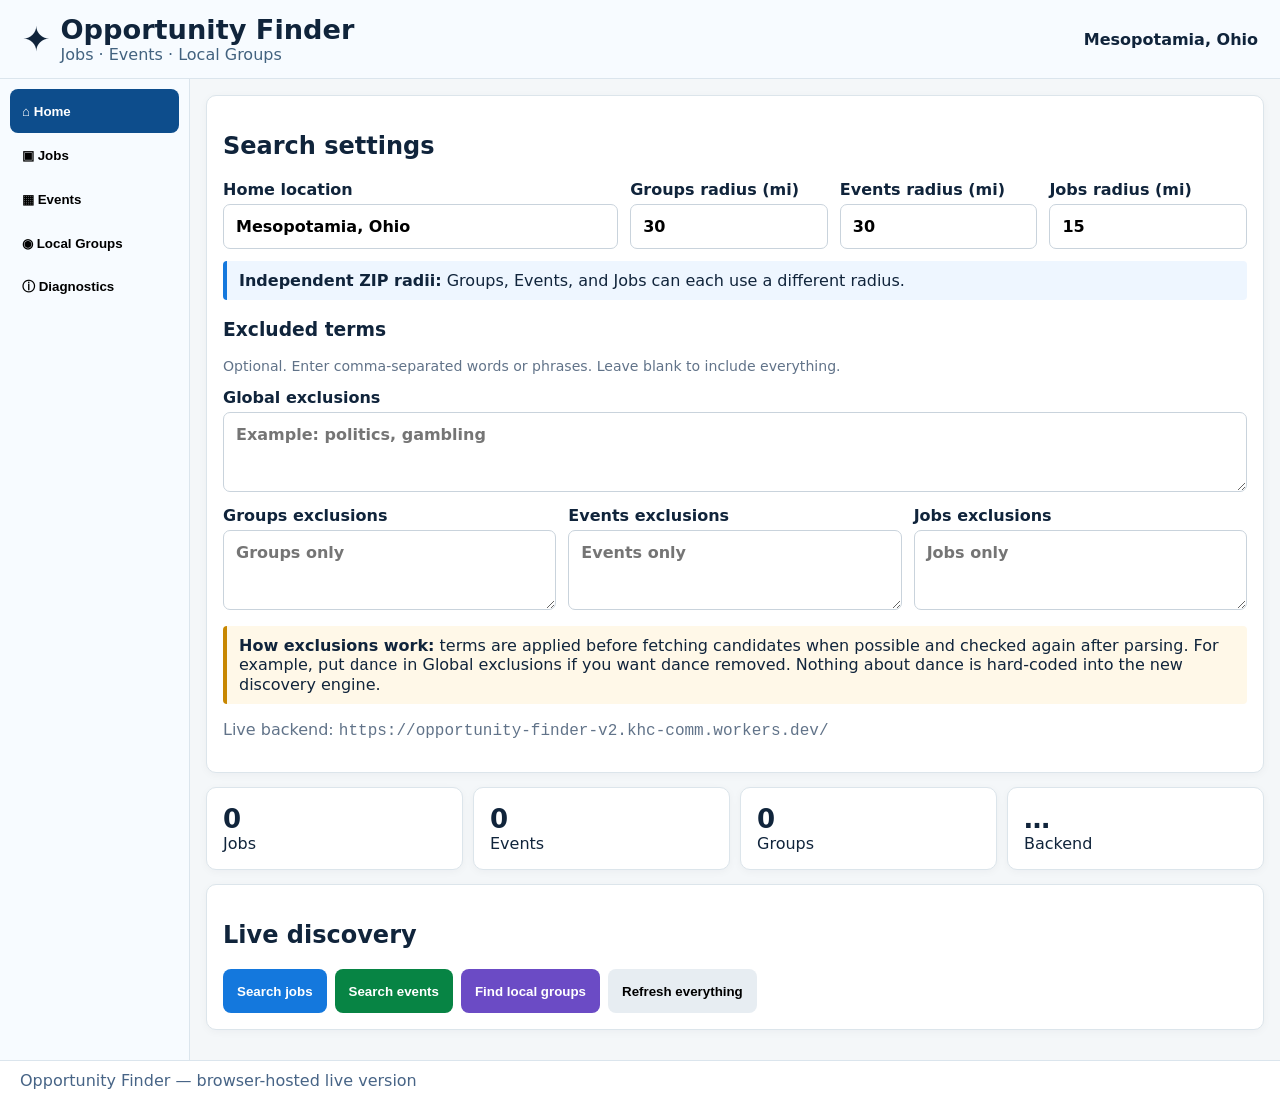
<file: public/index.html>
<!doctype html>
<html lang="en">
<head>
<meta charset="utf-8"><meta name="viewport" content="width=device-width,initial-scale=1">
<meta name="theme-color" content="#0d4d8c"><title>Opportunity Finder — Live</title>
<style>
*{box-sizing:border-box}body{margin:0;font:16px system-ui,sans-serif;background:#f4f7f9;color:#10243b}header{padding:14px 22px;background:#f7fbff;border-bottom:1px solid #dbe5ed;display:flex;justify-content:space-between;gap:15px;align-items:center}.brand{display:flex;gap:10px;align-items:center}.mark{font-size:34px}.brand h1{margin:0;font-size:1.7rem}.brand p{margin:0;color:#42627f}.app{display:grid;grid-template-columns:190px 1fr;min-height:calc(100vh - 70px)}aside{background:#f7fbff;border-right:1px solid #dbe5ed;padding:10px}.nav{width:100%;padding:12px;border:0;background:transparent;text-align:left;border-radius:8px;font-weight:700;cursor:pointer;min-height:44px}.nav.active,.nav:hover{background:#0d4d8c;color:#fff}main{padding:16px;max-width:1400px;width:100%}.page{display:none}.page.active{display:block}.panel,.result,.stat{background:#fff;border:1px solid #dce5eb;border-radius:10px;padding:16px;margin-bottom:14px;box-shadow:0 2px 8px #10243b0a}.settings{display:grid;grid-template-columns:2fr 1fr 1fr 1fr;gap:12px}label{font-weight:700;display:block}input,textarea{width:100%;margin-top:5px;padding:12px;border:1px solid #c9d3dc;border-radius:7px;background:white;font:inherit;min-height:44px}textarea{min-height:80px;resize:vertical}.hint{font-size:.88rem;color:#617389;font-weight:400}.buttons{display:flex;gap:8px;flex-wrap:wrap}.btn{border:0;border-radius:8px;padding:11px 14px;font-weight:750;cursor:pointer;background:#e7edf2;min-height:44px}.primary{background:#1478dd;color:#fff}.green{background:#078444;color:#fff}.purple{background:#6b4bc5;color:#fff}.danger{background:#f1e4e4;color:#8b2222}.stats{display:grid;grid-template-columns:repeat(4,1fr);gap:10px}.stat b{font-size:26px;display:block}.muted{color:#617389}.result h3{margin:0 0 6px;overflow-wrap:anywhere}.meta{font-size:.9rem;color:#5d6872;margin:4px 0;overflow-wrap:anywhere}.result a{color:#075ea8;display:inline-block;padding:8px 0;min-height:44px}.card-actions{display:flex;gap:8px;flex-wrap:wrap}.diag pre{white-space:pre-wrap;overflow:auto;background:#f7f9fb;padding:12px;border-radius:8px;max-height:600px;font-size:12px}.radiusNote{background:#eef6ff;border-left:4px solid #1478dd;padding:10px 12px;margin-top:12px;border-radius:4px}.excludeNote{background:#fff8e8;border-left:4px solid #c88700;padding:10px 12px;margin-top:12px;border-radius:4px}footer{padding:10px 20px;border-top:1px solid #dbe5ed;color:#476486;background:#fff}@media(max-width:800px){header{padding:12px 14px;flex-wrap:wrap}.brand h1{font-size:1.35rem}.app{display:block}aside{display:flex;overflow-x:auto;padding:6px;gap:4px;border-right:0;border-bottom:1px solid #dbe5ed;position:sticky;top:0;z-index:10}.nav{white-space:nowrap;width:auto}.settings{grid-template-columns:1fr}.stats{grid-template-columns:repeat(2,1fr)}main{padding:9px}.panel,.result{padding:13px}.buttons{display:grid;grid-template-columns:1fr}.btn{width:100%}}
</style>
</head>
<body>
<header><div class="brand"><span class="mark">✦</span><div><h1>Opportunity Finder</h1><p>Jobs · Events · Local Groups</p></div></div><b>Mesopotamia, Ohio</b></header>
<div class="app"><aside>
<button class="nav active" data-page="home">⌂ Home</button><button class="nav" data-page="jobs">▣ Jobs</button><button class="nav" data-page="events">▦ Events</button><button class="nav" data-page="groups">◉ Local Groups</button><button class="nav" data-page="diag">ⓘ Diagnostics</button>
</aside><main>
<section id="home" class="page active"><div class="panel"><h2>Search settings</h2><div class="settings">
<label>Home location<input id="homeLocation" value="Mesopotamia, Ohio"></label><label>Groups radius (mi)<input id="groupRadius" type="number" value="30" min="1" max="200"></label><label>Events radius (mi)<input id="eventRadius" type="number" value="30" min="1" max="200"></label><label>Jobs radius (mi)<input id="jobRadius" type="number" value="15" min="1" max="200"></label>
</div><div class="radiusNote"><b>Independent ZIP radii:</b> Groups, Events, and Jobs can each use a different radius.</div>
<h3>Excluded terms</h3><p class="hint">Optional. Enter comma-separated words or phrases. Leave blank to include everything.</p>
<label>Global exclusions<textarea id="excludeGlobal" placeholder="Example: politics, gambling"></textarea></label>
<div class="settings" style="grid-template-columns:repeat(3,1fr);margin-top:10px"><label>Groups exclusions<textarea id="excludeGroups" placeholder="Groups only"></textarea></label><label>Events exclusions<textarea id="excludeEvents" placeholder="Events only"></textarea></label><label>Jobs exclusions<textarea id="excludeJobs" placeholder="Jobs only"></textarea></label></div>
<div class="excludeNote"><b>How exclusions work:</b> terms are applied before fetching candidates when possible and checked again after parsing. For example, put <code>dance</code> in Global exclusions if you want dance removed. Nothing about dance is hard-coded into the new discovery engine.</div>
<p class="muted">Live backend: <code>https://opportunity-finder-v2.khc-comm.workers.dev/</code></p></div>
<div class="stats"><div class="stat"><b id="jobsN">0</b>Jobs</div><div class="stat"><b id="eventsN">0</b>Events</div><div class="stat"><b id="groupsN">0</b>Groups</div><div class="stat"><b id="statusN">…</b>Backend</div></div>
<div class="panel"><h2>Live discovery</h2><div class="buttons"><button class="btn primary" onclick="go('jobs');load('jobs')">Search jobs</button><button class="btn green" onclick="go('events');load('events')">Search events</button><button class="btn purple" onclick="go('groups');load('groups')">Find local groups</button><button class="btn" onclick="runAll()">Refresh everything</button></div></div></section>
<section id="jobs" class="page"><div class="panel"><h2>Jobs</h2><p class="hint">Using Jobs radius: <b id="jobsRadiusLabel">15</b> miles</p><label>Interests<textarea id="jobInterests">museum, artifact conservation, historic preservation, archaeology, bike mechanic, welding, fabrication, woodworking, artisan, crafts</textarea></label><div class="buttons"><button class="btn primary" onclick="load('jobs')">Search live jobs</button><button class="btn" onclick="toggleHidden('jobs')">Show hidden</button><button class="btn danger" onclick="clearNotInterested('jobs')">Clear not interested</button></div><p id="jobsStatus" class="muted"></p></div><div id="jobResults"></div></section>
<section id="events" class="page"><div class="panel"><h2>Events</h2><p class="hint">Using Events radius: <b id="eventsRadiusLabel">30</b> miles</p><label>Interests<textarea id="eventInterests">archaeology, museums, historic preservation, native plants, gardening, beekeeping, traditional crafts, blacksmithing, woodworking, cycling, hiking, canoeing, astronomy, local festivals, county fairs, OSU Extension, classes and workshops</textarea></label><div class="buttons"><button class="btn green" onclick="load('events')">Search live events</button><button class="btn" onclick="toggleHidden('events')">Show hidden</button><button class="btn danger" onclick="clearNotInterested('events')">Clear not interested</button></div><p id="eventsStatus" class="muted"></p></div><div id="eventResults"></div></section>
<section id="groups" class="page"><div class="panel"><h2>Local Groups &amp; Organizations</h2><p class="hint">Using Groups radius: <b id="groupsRadiusLabel">30</b> miles</p><p class="muted">Organization-first discovery searches local ZIPs for clubs, museums, historical societies, conservation, crafts, archaeology and community organizations.</p><div class="buttons"><button class="btn purple" onclick="load('groups')">Refresh local groups</button><button class="btn" onclick="toggleHidden('groups')">Show hidden</button><button class="btn danger" onclick="clearNotInterested('groups')">Clear not interested</button></div><p id="groupsStatus" class="muted"></p></div><div id="groupResults"></div></section>
<section id="diag" class="page"><div class="panel diag"><h2>Live backend diagnostic</h2><p class="muted">Shows independent ZIP pools, exclusion settings, discovery stages and hard-gate behavior.</p><button class="btn primary" onclick="diagnostic()">Run live diagnostic</button><p id="diagStatus"></p><pre id="diagDetails"></pre></div></section>
</main></div><footer>Opportunity Finder — browser-hosted live version</footer>
<script>
const W='https://opportunity-finder-v2.khc-comm.workers.dev', $=id=>document.getElementById(id), cache={jobs:[],events:[],groups:[]}, hidden={jobs:false,events:false,groups:false}, NI='opportunityFinder:notInterested:v1';
const esc=s=>String(s??'').replace(/[&<>"']/g,c=>({'&':'&amp;','<':'&lt;','>':'&gt;','"':'&quot;',"'":'&#39;'}[c]));
function go(page){document.querySelectorAll('.page').forEach(x=>x.classList.remove('active'));document.querySelectorAll('.nav').forEach(x=>x.classList.toggle('active',x.dataset.page===page));$(page).classList.add('active');window.scrollTo({top:0,behavior:'smooth'})}
document.querySelectorAll('.nav').forEach(b=>b.onclick=()=>go(b.dataset.page));
function ni(){try{return JSON.parse(localStorage.getItem(NI)||'{}')}catch{return{}}}function saveNi(x){localStorage.setItem(NI,JSON.stringify(x))}
function id(type,x){return encodeURIComponent(type+'|'+String(x?.url||'')+'|'+String(x?.title||x?.name||''))}
function render(type){const target=$(type==='jobs'?'jobResults':type==='events'?'eventResults':'groupResults'), n=ni(), arr=cache[type], show=hidden[type], vis=show?arr:arr.filter(x=>!n[id(type,x)]);target.innerHTML=vis.length?vis.map(x=>card(x,type,!!n[id(type,x)])).join(''):`<div class="panel">${arr.length?'All results are hidden as Not interested.':'No validated '+type+' found in this search.'}</div>`}
function card(x,type,isHidden){const title=x.title||x.name||'Untitled',place=x.location||((x.city||x.state||x.zip)?`${x.city||''}, ${x.state||'OH'} ${x.zip||''}`:'');return `<article class="result"><h3>${esc(title)}</h3>${x.organization?`<div class="meta"><b>${esc(x.organization)}</b></div>`:''}${place?`<div class="meta">${esc(place)}${x.distanceMiles!=null?' · '+esc(x.distanceMiles)+' mi':''}</div>`:''}<div class="meta">${esc(x.source||'live discovery')}</div>${x.description?`<p>${esc(x.description).slice(0,700)}</p>`:''}${x.url?`<a href="${esc(x.url)}" target="_blank" rel="noopener">Open source</a>`:''}<div class="card-actions"><button class="btn ${isHidden?'':'danger'}" onclick="${isHidden?`restore('${type}','${id(type,x)}')`:`mark('${type}','${id(type,x)}')`}">${isHidden?'Restore':'Not interested'}</button></div></article>`}
function mark(type,key){const x=ni();x[key]=Date.now();saveNi(x);render(type)}function restore(type,key){const x=ni();delete x[key];saveNi(x);render(type)}function toggleHidden(type){hidden[type]=!hidden[type];render(type)}function clearNotInterested(type){const x=ni(),prefix=encodeURIComponent(type+'|');Object.keys(x).forEach(k=>{if(k.startsWith(prefix))delete x[k]});saveNi(x);hidden[type]=false;render(type)}
function parts(){const a=$('homeLocation').value.trim().split(',').map(x=>x.trim());return{city:a[0]||'Mesopotamia',state:(a[1]||'OH').replace(/^Ohio$/i,'OH')}}
function params(type){const p=parts();const g=Number($('groupRadius').value)||30,e=Number($('eventRadius').value)||30,j=Number($('jobRadius').value)||15;return{interests:type==='jobs'?$('jobInterests').value:type==='events'?$('eventInterests').value:'',city:p.city,state:p.state,groupRadius:g,eventRadius:e,jobRadius:j,radius:type==='jobs'?j:type==='events'?e:g,partTime:true,excludeGlobal:$('excludeGlobal').value,excludeGroups:$('excludeGroups').value,excludeEvents:$('excludeEvents').value,excludeJobs:$('excludeJobs').value}}
async function api(path,p){const r=await fetch(W+path+'?'+new URLSearchParams(Object.entries(p)),{cache:'no-store'}),text=await r.text();let j;try{j=JSON.parse(text)}catch{throw Error('Worker returned invalid JSON (HTTP '+r.status+')')}if(!r.ok||j.ok===false)throw Error(j.error||'HTTP '+r.status);return j}
async function load(type){const p=params(type),st=$(type+'Status');st.textContent='Searching live sources…';try{const d=await api('/'+type,p),arr=d.items||[];cache[type]=arr;render(type);$(type+'N').textContent=arr.length;st.textContent=`${arr.length} validated ${type} returned. Radius: ${p.radius} mi.`;updateLabels();$('statusN').textContent='OK'}catch(e){st.textContent='Error: '+e.message;$('statusN').textContent='Error'}}
function updateLabels(){$('jobsRadiusLabel').textContent=$('jobRadius').value;$('eventsRadiusLabel').textContent=$('eventRadius').value;$('groupsRadiusLabel').textContent=$('groupRadius').value}
async function runAll(){await Promise.allSettled([load('groups'),load('events'),load('jobs')])}
async function diagnostic(){go('diag');$('diagStatus').textContent='Running diagnostic…';try{const d=await api('/test',params('events'));$('diagDetails').textContent=JSON.stringify(d,null,2);$('statusN').textContent='OK'}catch(e){$('diagDetails').textContent='Error: '+e.message;$('statusN').textContent='Error'}}
['groupRadius','eventRadius','jobRadius'].forEach(x=>$(x).addEventListener('input',updateLabels));updateLabels();
</script></body></html>
</file>
